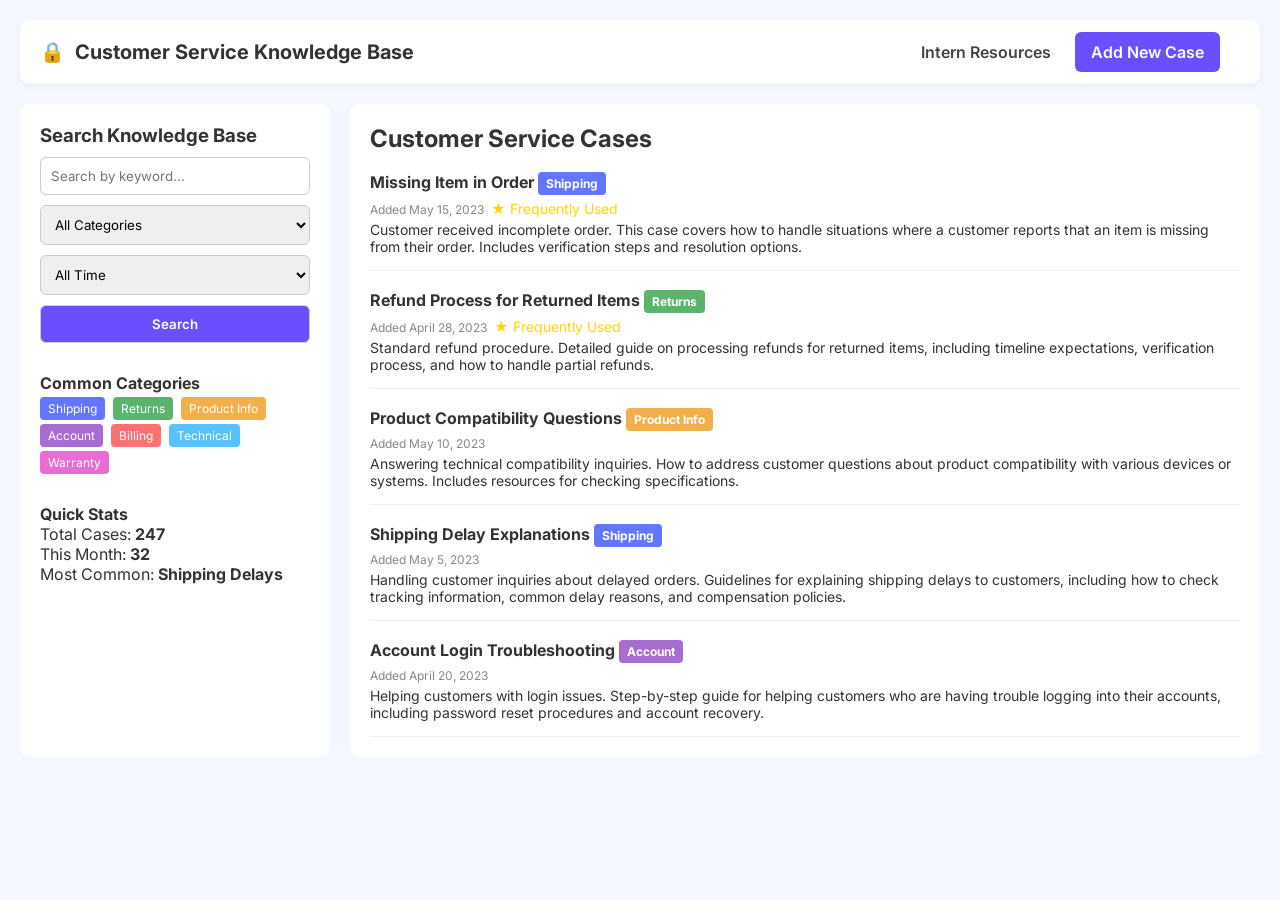
<file: index1.html>
<!DOCTYPE html>
<html lang="en">
<head>
  <meta charset="UTF-8" />
  <meta name="viewport" content="width=device-width, initial-scale=1.0" />
  <title>Customer Service Knowledge Base</title>
  <link href="https://fonts.googleapis.com/css2?family=Inter:wght@400;600;700&display=swap" rel="stylesheet" />
  <style>
    * {
      box-sizing: border-box;
      font-family: 'Inter', sans-serif;
      margin: 0;
      padding: 0;
    }
    body {
      background-color: #f5f7ff;
      padding: 20px;
      color: #333;
    }
    header {
      display: flex;
      justify-content: space-between;
      align-items: center;
      background-color: white;
      padding: 20px;
      border-radius: 10px;
      box-shadow: 0 2px 6px rgba(0,0,0,0.05);
      margin-bottom: 20px;
    }
    header h1 {
      font-size: 20px;
      display: flex;
      align-items: center;
    }
    header h1::before {
      content: '\1F512';
      margin-right: 10px;
    }
    header nav a {
      margin-right: 20px;
      text-decoration: none;
      color: #444;
      font-weight: 600;
    }
    .btn {
      background-color: #6b4eff;
      color: white;
      padding: 10px 16px;
      border-radius: 6px;
      text-decoration: none;
      font-weight: 600;
    }
    .container {
      display: flex;
      gap: 20px;
    }
    .sidebar, .main {
      background-color: white;
      border-radius: 10px;
      padding: 20px;
    }
    .sidebar {
      width: 25%;
    }
    .main {
      flex: 1;
    }
    input, select, button {
      width: 100%;
      margin-top: 10px;
      padding: 10px;
      border-radius: 6px;
      border: 1px solid #ccc;
    }
    .tag {
      display: inline-block;
      padding: 4px 8px;
      border-radius: 4px;
      font-size: 12px;
      color: white;
      margin: 4px 4px 0 0;
    }
    .tag.shipping { background-color: #6475ff; }
    .tag.returns { background-color: #58b56b; }
    .tag.product { background-color: #f3af4b; }
    .tag.account { background-color: #a86bd2; }
    .tag.billing { background-color: #ff7171; }
    .tag.technical { background-color: #57c2ff; }
    .tag.warranty { background-color: #e86dd2; }
    .case {
      border-bottom: 1px solid #eee;
      padding: 15px 0;
    }
    .case h3 {
      font-size: 16px;
      margin-bottom: 5px;
    }
    .case p {
      font-size: 14px;
      margin-top: 4px;
    }
    .case .meta {
      font-size: 12px;
      color: #888;
    }
    .star {
      color: gold;
      font-size: 14px;
      margin-left: 4px;
    }
  </style>
</head>
<body>
  <header>
    <h1>Customer Service Knowledge Base</h1>
    <nav>
      <a href="#">Intern Resources</a>
      <a href="#" class="btn">Add New Case</a>
    </nav>
  </header>

  <div class="container">
    <aside class="sidebar">
      <h3>Search Knowledge Base</h3>
      <input type="text" placeholder="Search by keyword..." />
      <select><option>All Categories</option></select>
      <select><option>All Time</option></select>
      <button class="btn" style="margin-top: 10px;">Search</button>

      <h4 style="margin-top: 30px;">Common Categories</h4>
      <div>
        <span class="tag shipping">Shipping</span>
        <span class="tag returns">Returns</span>
        <span class="tag product">Product Info</span>
        <span class="tag account">Account</span>
        <span class="tag billing">Billing</span>
        <span class="tag technical">Technical</span>
        <span class="tag warranty">Warranty</span>
      </div>

      <h4 style="margin-top: 30px;">Quick Stats</h4>
      <p>Total Cases: <strong>247</strong></p>
      <p>This Month: <strong>32</strong></p>
      <p>Most Common: <strong>Shipping Delays</strong></p>
    </aside>

    <section class="main">
      <h2>Customer Service Cases</h2>
      <div class="case">
        <h3>Missing Item in Order <span class="tag shipping">Shipping</span></h3>
        <div class="meta">Added May 15, 2023 <span class="star">★ Frequently Used</span></div>
        <p>Customer received incomplete order. This case covers how to handle situations where a customer reports that an item is missing from their order. Includes verification steps and resolution options.</p>
      </div>

      <div class="case">
        <h3>Refund Process for Returned Items <span class="tag returns">Returns</span></h3>
        <div class="meta">Added April 28, 2023 <span class="star">★ Frequently Used</span></div>
        <p>Standard refund procedure. Detailed guide on processing refunds for returned items, including timeline expectations, verification process, and how to handle partial refunds.</p>
      </div>

      <div class="case">
        <h3>Product Compatibility Questions <span class="tag product">Product Info</span></h3>
        <div class="meta">Added May 10, 2023</div>
        <p>Answering technical compatibility inquiries. How to address customer questions about product compatibility with various devices or systems. Includes resources for checking specifications.</p>
      </div>

      <div class="case">
        <h3>Shipping Delay Explanations <span class="tag shipping">Shipping</span></h3>
        <div class="meta">Added May 5, 2023</div>
        <p>Handling customer inquiries about delayed orders. Guidelines for explaining shipping delays to customers, including how to check tracking information, common delay reasons, and compensation policies.</p>
      </div>

      <div class="case">
        <h3>Account Login Troubleshooting <span class="tag account">Account</span></h3>
        <div class="meta">Added April 20, 2023</div>
        <p>Helping customers with login issues. Step-by-step guide for helping customers who are having trouble logging into their accounts, including password reset procedures and account recovery.</p>
      </div>
    </section>
  </div>
</body>
</html>
</file>
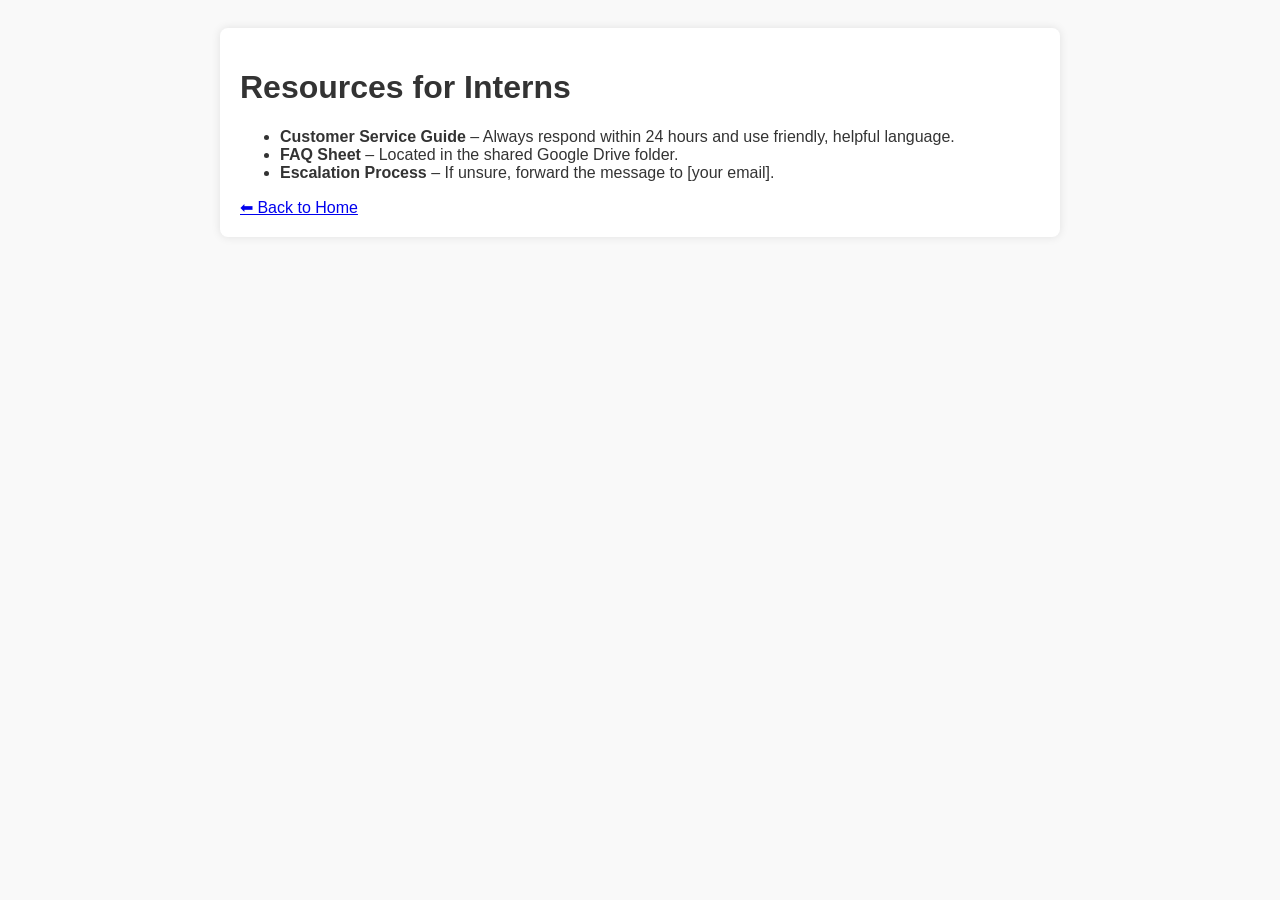
<file: resources.html>
<!DOCTYPE html>
<html lang="en">
<head>
  <meta charset="UTF-8" />
  <meta name="viewport" content="width=device-width, initial-scale=1.0"/>
  <title>Intern Resources</title>
  <link rel="stylesheet" href="style.css" />
</head>
<body>
  <div class="container">
    <h1>Resources for Interns</h1>
    <ul>
      <li><strong>Customer Service Guide</strong> – Always respond within 24 hours and use friendly, helpful language.</li>
      <li><strong>FAQ Sheet</strong> – Located in the shared Google Drive folder.</li>
      <li><strong>Escalation Process</strong> – If unsure, forward the message to [your email].</li>
    </ul>
    <a href="index.html">⬅ Back to Home</a>
  </div>
</body>
</html>
</file>
<file: style.css>
body {
    font-family: Arial, sans-serif;
    background: #f9f9f9;
    color: #333;
    padding: 20px;
  }
  
  .container {
    max-width: 800px;
    margin: auto;
    background: white;
    padding: 20px;
    border-radius: 8px;
    box-shadow: 0 0 10px rgba(0,0,0,0.1);
  }
  
  nav a {
    display: inline-block;
    margin-right: 15px;
    font-size: 18px;
    color: #007BFF;
    text-decoration: none;
  }
  
  input[type="text"] {
    width: 100%;
    padding: 10px;
    margin-bottom: 20px;
    font-size: 16px;
    border: 1px solid #ccc;
    border-radius: 5px;
  }
  
  ul#email-list {
    list-style-type: none;
    padding: 0;
  }
  
  ul#email-list li {
    margin-bottom: 20px;
    background: #f1f1f1;
    padding: 15px;
    border-radius: 5px;
  }
  #caseModal {
    position: fixed;
    top: 20%;
    left: 50%;
    transform: translate(-50%, 0);
    background: white;
    border: 1px solid #ccc;
    padding: 20px;
    z-index: 999;
    box-shadow: 0 2px 8px rgba(0,0,0,0.3);
  }
</file>
